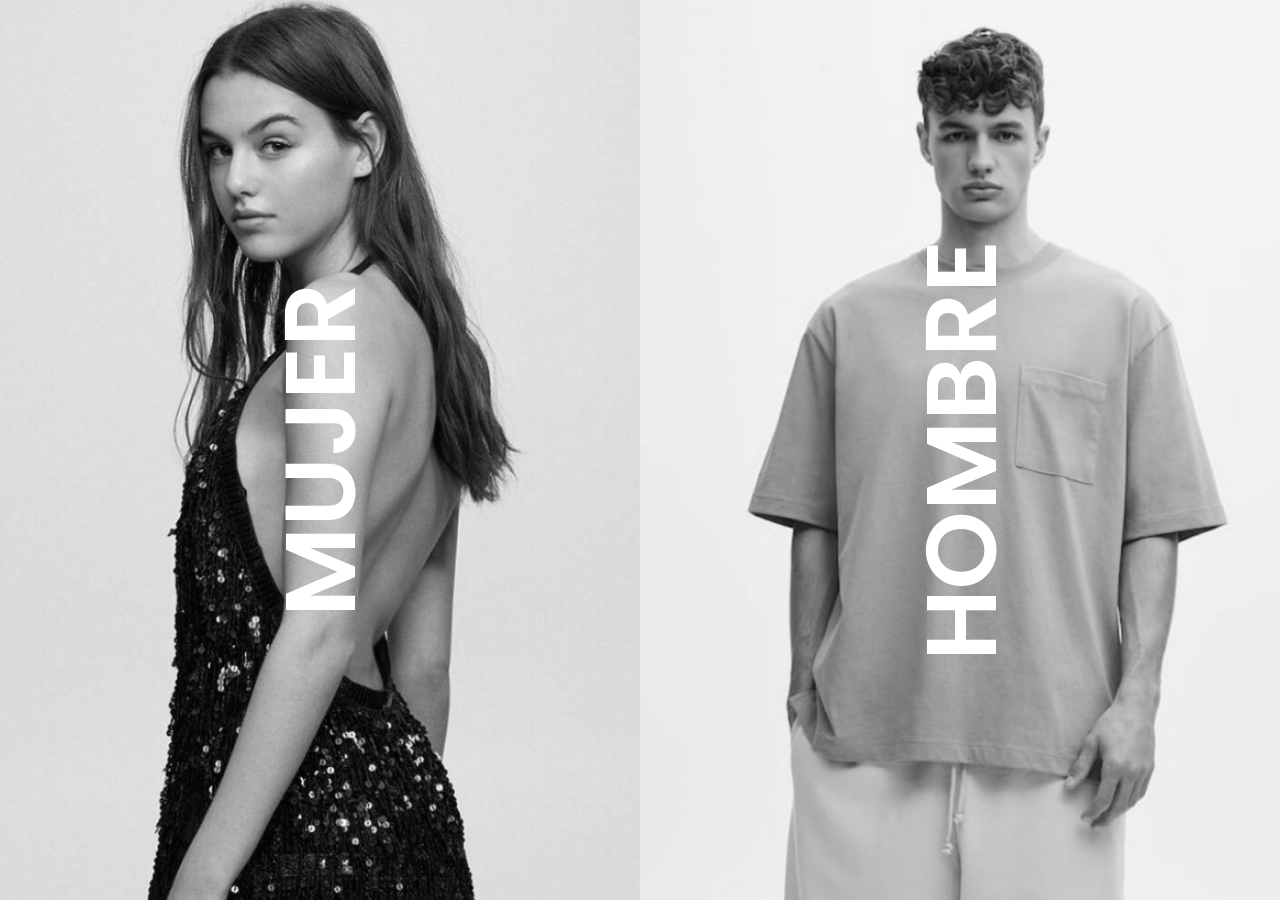
<file: pages/seleccion/seleccion.html>
<!DOCTYPE html>
<html lang="en">
<head>
    <meta charset="UTF-8">
    <meta name="viewport" content="width=device-width, initial-scale=1.0">
    <title>Clothing Store</title>
    <link rel="stylesheet" type="text/css" href="seleccion.css">
    <link rel="preconnect" href="https://fonts.googleapis.com">
    <link rel="preconnect" href="https://fonts.gstatic.com" crossorigin>
    <link href="https://fonts.googleapis.com/css2?family=Poppins:ital,wght@0,100;0,200;0,300;0,400;0,500;0,600;0,700;0,800;0,900;1,100;1,200;1,300;1,400;1,500;1,600;1,700;1,800;1,900&display=swap" rel="stylesheet">
</head>
<body>
    <a class="woman" href="tu-enlace.html">
        <p>MUJER</p>
    </a>
   
    <a class="man" href="tu-enlace.html">
        <p>HOMBRE</p>
    </a>
</body>
</html>
</file>
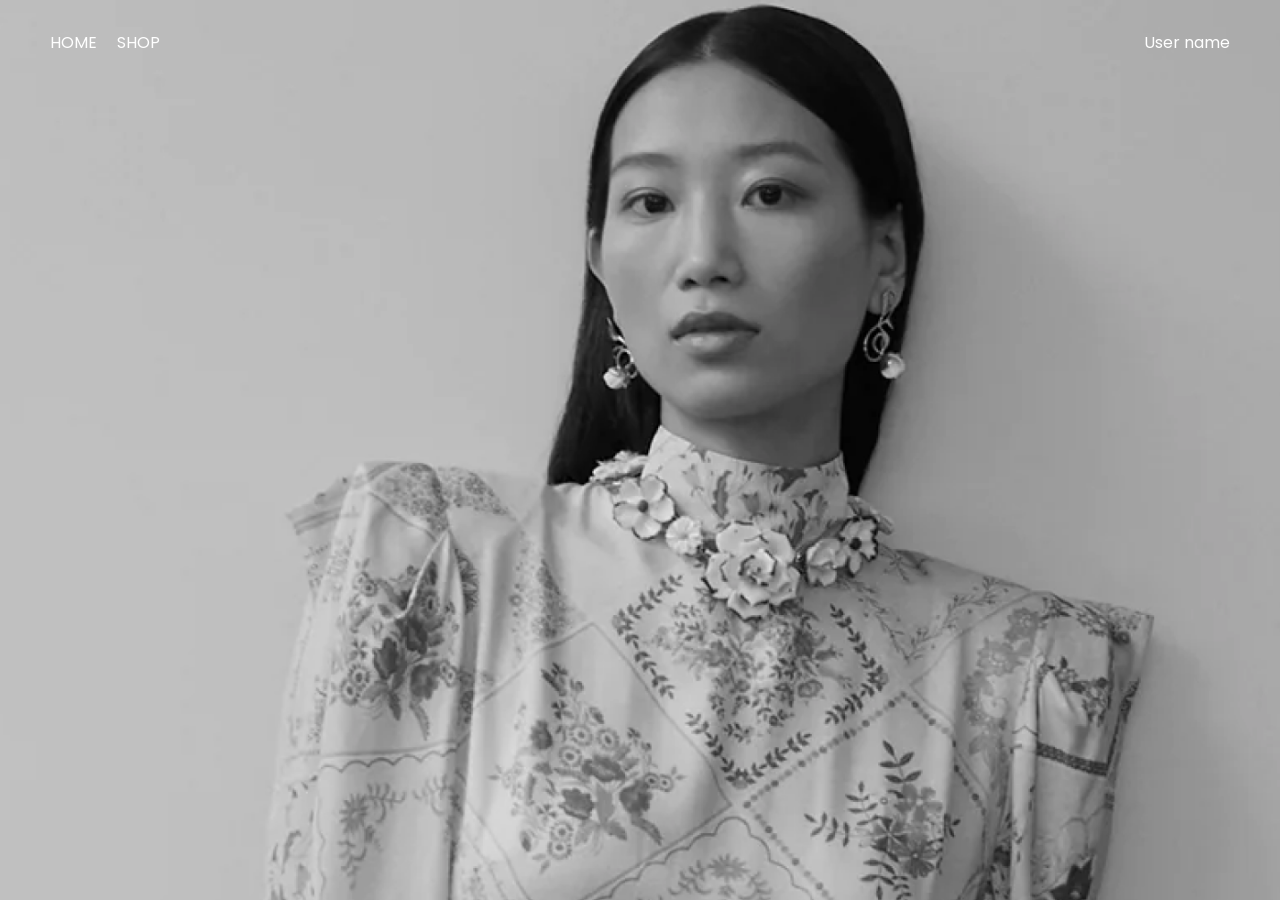
<file: pages/woman/woman.html>
<!DOCTYPE html>
<html lang="en">
<head>
    <meta charset="UTF-8">
    <meta name="viewport" content="width=device-width, initial-scale=1.0">
    <title>Clothing Store</title>
    <link rel="stylesheet" type="text/css" href="woman.css">
    <link rel="preconnect" href="https://fonts.googleapis.com">
    <link rel="preconnect" href="https://fonts.gstatic.com" crossorigin>
    <link href="https://fonts.googleapis.com/css2?family=Poppins:ital,wght@0,100;0,200;0,300;0,400;0,500;0,600;0,700;0,800;0,900;1,100;1,200;1,300;1,400;1,500;1,600;1,700;1,800;1,900&display=swap" rel="stylesheet">


</head>
<body>
    <div class="cabecera">
        <div class="menu">
            <ul>
                <li>HOME</li>
                <li>SHOP</li>
            </ul>
            <div class="user">
                <p>User name</p>
                
            </div>
        </div>
    </div>
</body>
</html>
</file>
<file: pages/seleccion/seleccion.css>
*{
    margin: 0px;
    padding: 0px;
    font-family: "Poppins", sans-serif;
    color: white;
    
}
a{
    text-decoration: none;
    display: flex;
    justify-content: center;
    align-items: center;  
    width: 50%;
    height: 100vh;
    background-size: cover; 
}

body{
    display: flex;
}

.woman{
    background-image: url("../../resources/img/select_woman.png");  
}

.man{
    background-image: url("../../resources/img/select_man.png");
}

p{
    font-weight: 600;
    font-size: 100px;
    transform: rotate(-90deg);
}
</file>
<file: pages/woman/woman.css>
*{
    margin: 0px;
    padding: 0px;
    font-family: "Poppins", sans-serif;
    color: white;
}

.cabecera{
    width: 100%;
    height: 100vh;
    background-image: url("../../resources/img/page_woman.png");
    background-size: cover;
}

.menu{
    display: flex;
    justify-content: space-between;
    padding: 30px 50px 0px 50px;
}

.menu ul{
    display: flex;
    gap: 20px; 
}

li{
    list-style: none;
}
</file>
